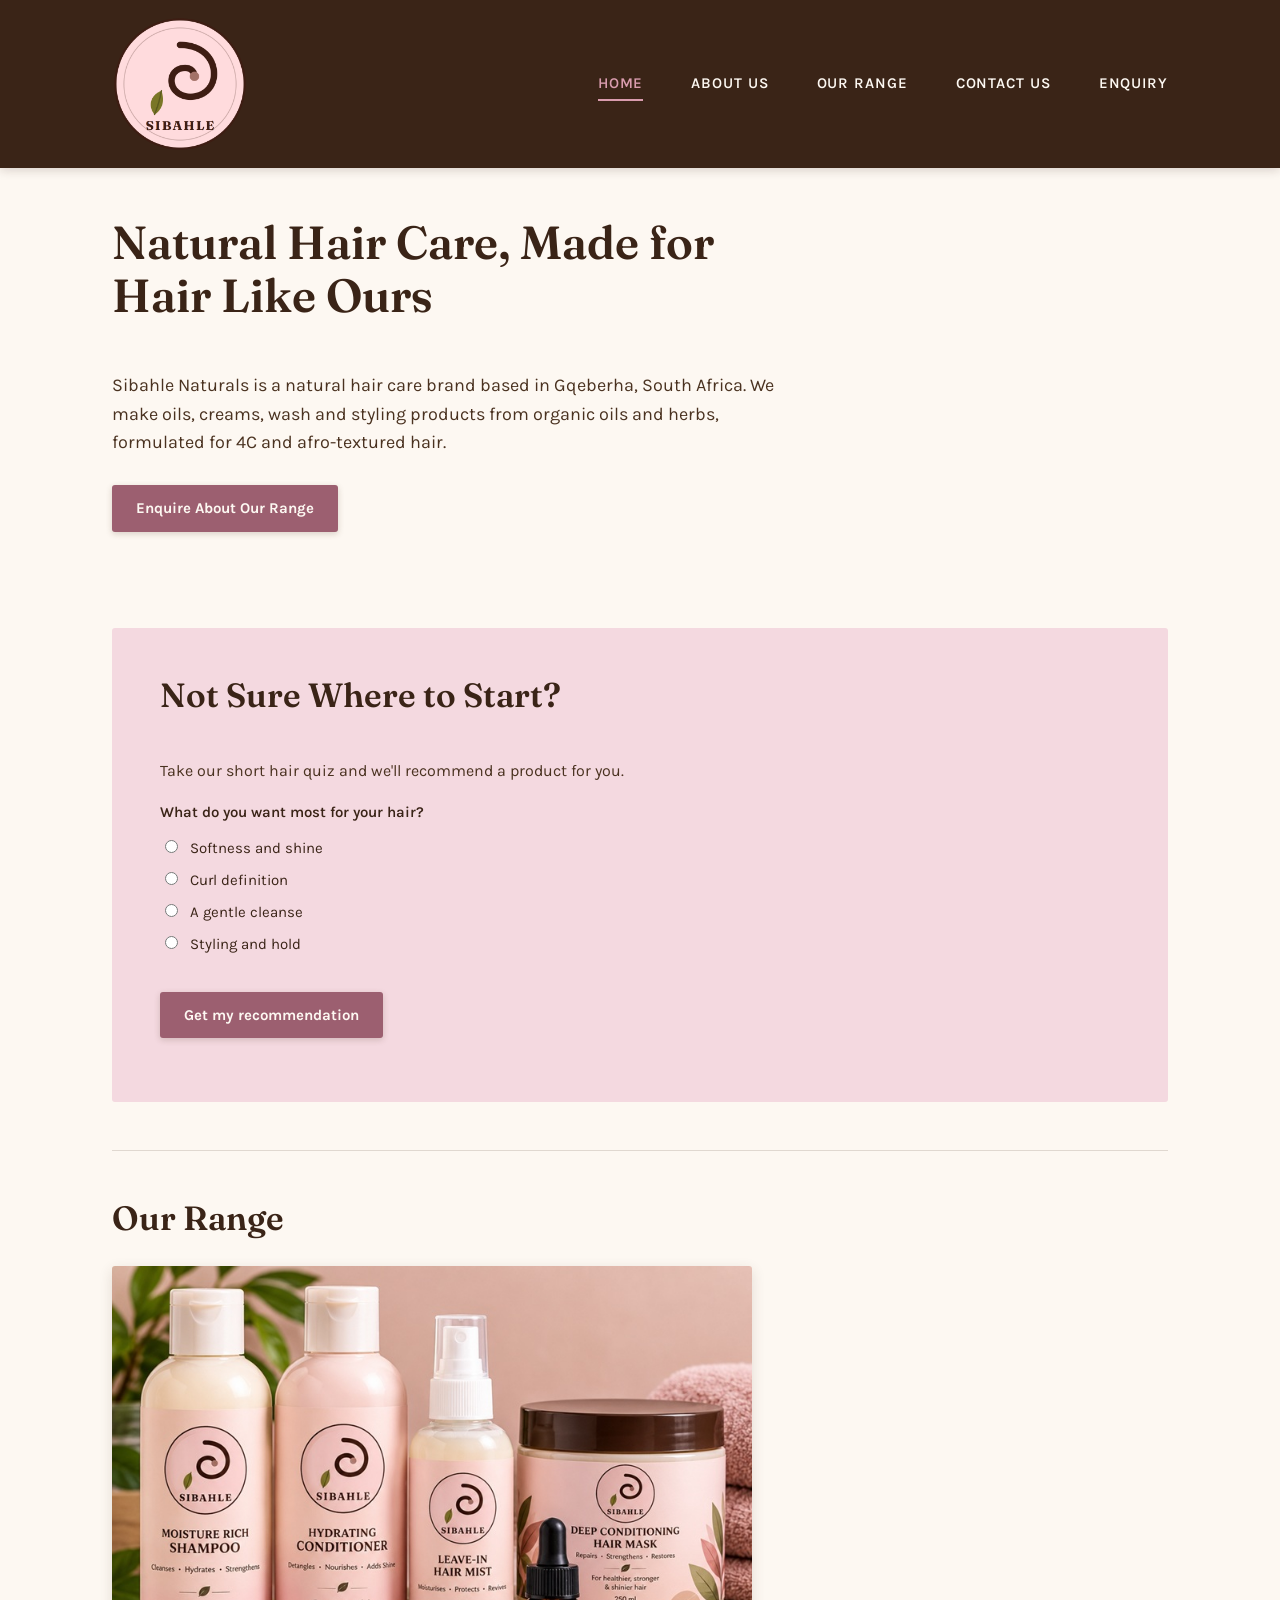
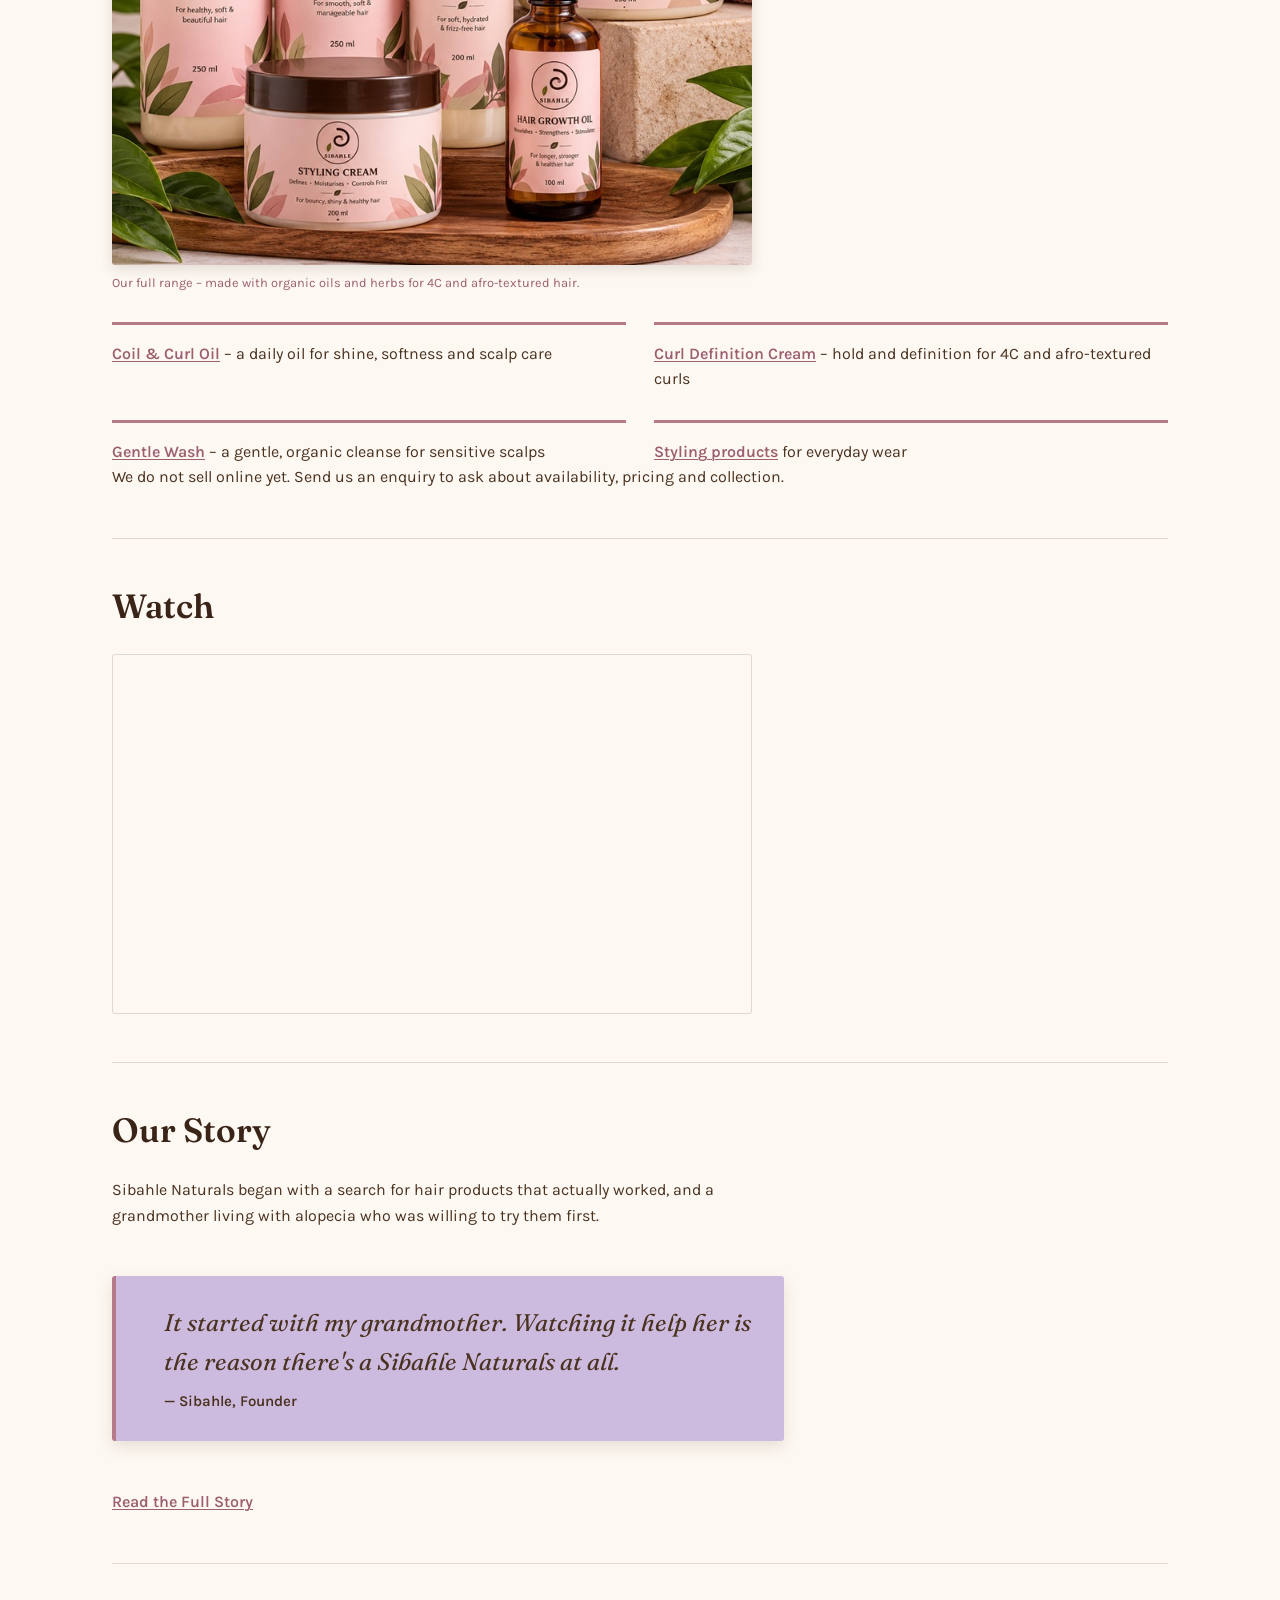
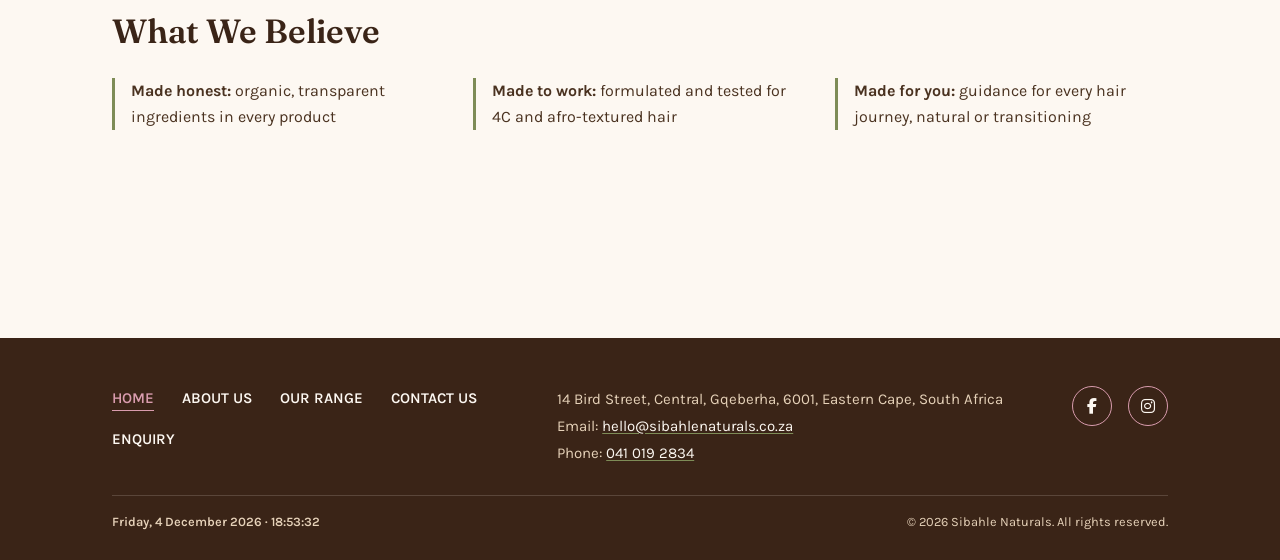
<file: index.html>
<!DOCTYPE html>
<html lang="en">
<head>
    <meta charset="UTF-8">
    <meta name="viewport" content="width=device-width, initial-scale=1.0">
    <title>Sibahle Naturals | Natural Hair Care for 4C &amp; Afro Hair in Gqeberha</title>
    <meta name="description" content="Organic oils, creams, wash and styling products made in Gqeberha for 4C and afro-textured hair. Take our hair quiz or send an enquiry.">
    <script>document.documentElement.classList.add('js');</script>
    <link rel="preconnect" href="https://fonts.googleapis.com">
    <link rel="preconnect" href="https://fonts.gstatic.com" crossorigin>
    <link rel="stylesheet" href="./css/style.css">
    <!-- Local SEO: structured data so search engines can show the shop's details -->
    <script type="application/ld+json">
    {
      "@context": "https://schema.org",
      "@type": "HealthAndBeautyBusiness",
      "name": "Sibahle Naturals",
      "description": "Natural hair care products for 4C and afro-textured hair, made in Gqeberha.",
      "telephone": "+27410192834",
      "email": "hello@sibahlenaturals.co.za",
      "sameAs": ["https://www.facebook.com/profile.php?id=61595754107961", "https://www.instagram.com/sibahlenaturals/"],
      "address": {
        "@type": "PostalAddress",
        "streetAddress": "14 Bird Street, Central",
        "addressLocality": "Gqeberha",
        "postalCode": "6001",
        "addressRegion": "Eastern Cape",
        "addressCountry": "ZA"
      },
      "openingHoursSpecification": [
        { "@type": "OpeningHoursSpecification", "dayOfWeek": ["Monday", "Tuesday", "Wednesday", "Thursday", "Friday"], "opens": "09:00", "closes": "17:00" },
        { "@type": "OpeningHoursSpecification", "dayOfWeek": "Saturday", "opens": "09:00", "closes": "13:00" }
      ]
    }
    </script>
    <!-- Font Awesome icons (cdnjs) - reference in Harvard list -->
    <link rel="stylesheet" href="https://cdnjs.cloudflare.com/ajax/libs/font-awesome/6.5.1/css/all.min.css" crossorigin="anonymous" referrerpolicy="no-referrer">
</head>
<body>
    <a class="skip-link" href="#main">Skip to main content</a>

    <!--Header Section-->
    <header>
        <!--Logo-->
        <div class="logo">
            <a href="./index.html">
                <img src="./Assets/sibahle-naturals-icon.png" alt="Sibahle Naturals" width="150">
            </a>
        </div>
        <!--Hamburger button (small screens)-->
        <button class="hamburger" type="button" aria-label="Toggle menu" aria-expanded="false" aria-controls="primary-nav">
            <span></span>
            <span></span>
            <span></span>
        </button>
        <!--Navigation Links-->
        <nav class="nav-links" id="primary-nav" aria-label="Main">
            <a href="./index.html" aria-current="page">HOME</a>
            <a href="./pages/about.html">ABOUT US</a>
            <a href="./pages/services.html">OUR RANGE</a>
            <a href="./pages/contact.html">CONTACT US</a>
            <a href="./pages/enquiry.html">ENQUIRY</a>
        </nav>
    </header>

    <!--Main Section-->
    <main id="main">
        <h1>Natural Hair Care, Made for Hair Like Ours</h1>

        <!--Introduction-->
        <section id="introduction">
            <p>
                Sibahle Naturals is a natural hair care brand based in Gqeberha,
                South Africa. We make oils, creams, wash and styling products from
                organic oils and herbs, formulated for 4C and afro-textured hair.
            </p>
            <p class="cta"><a href="./pages/enquiry.html" class="button">Enquire About Our Range</a></p>
        </section>

        <!--Hair Quiz (JavaScript: js/quiz.js)-->
        <section id="hair-quiz">
            <h2>Not Sure Where to Start?</h2>
            <p>Take our short hair quiz and we'll recommend a product for you.</p>
            <form id="quiz-form" novalidate>
                <fieldset>
                    <legend>What do you want most for your hair?</legend>
                    <label class="choice"><input type="radio" name="goal" value="moisture"> Softness and shine</label>
                    <label class="choice"><input type="radio" name="goal" value="definition"> Curl definition</label>
                    <label class="choice"><input type="radio" name="goal" value="cleanse"> A gentle cleanse</label>
                    <label class="choice"><input type="radio" name="goal" value="style"> Styling and hold</label>
                </fieldset>
                <button type="submit" class="button">Get my recommendation</button>
                <p id="quiz-result" class="form-status" role="status"></p>
            </form>
        </section>

        <!--Our Range-->
        <section id="our-range">
            <h2>Our Range</h2>
            <figure class="range-photo">
                <button type="button" class="lightbox-trigger">
                    <img
                        src="./Assets/sibahle-products.jpg"
                        alt="Sibahle Naturals shampoo, conditioner, leave-in hair mist, deep conditioning mask, styling cream and hair growth oil arranged on a wooden tray"
                        loading="lazy">
                    <span class="visually-hidden">Click to enlarge</span>
                </button>
                <figcaption>Our full range &ndash; made with organic oils and herbs for 4C and afro-textured hair.</figcaption>
            </figure>
            <ul class="grid-list grid-list--range">
                <li><a href="./pages/services.html?category=oils">Coil &amp; Curl Oil</a> &ndash; a daily oil for shine, softness and scalp care</li>
                <li><a href="./pages/services.html?category=creams">Curl Definition Cream</a> &ndash; hold and definition for 4C and afro-textured curls</li>
                <li><a href="./pages/services.html?category=wash">Gentle Wash</a> &ndash; a gentle, organic cleanse for sensitive scalps</li>
                <li><a href="./pages/services.html?category=styling">Styling products</a> for everyday wear</li>
            </ul>
            <p>
                We do not sell online yet. Send us an enquiry to ask about
                availability, pricing and collection.
            </p>
        </section>

        <!--Video (YouTube embed)-->
        <section id="video">
            <h2>Watch</h2>
            <!--Replace REPLACE_WITH_YOUTUBE_ID with the ID from your YouTube link
                (the part after v= or after youtu.be/)-->
            <div class="video-embed">
                <iframe
                    src="https://www.youtube-nocookie.com/embed/9PovE3ivSsc"
                    title="Sibahle Naturals video"
                    loading="lazy"
                    allow="accelerometer; encrypted-media; picture-in-picture"
                    referrerpolicy="strict-origin-when-cross-origin"
                    allowfullscreen></iframe>
            </div>
        </section>

        <!--Our Story Teaser-->
        <section id="our-story">
            <h2>Our Story</h2>
            <p>
                Sibahle Naturals began with a search for hair products that
                actually worked, and a grandmother living with alopecia who was
                willing to try them first.
            </p>
            <figure class="quote">
                <blockquote>
                    <p>It started with my grandmother. Watching it help her is the reason there's a Sibahle Naturals at all.</p>
                </blockquote>
                <figcaption>&mdash; Sibahle, Founder</figcaption>
            </figure>
            <p><a href="./pages/about.html">Read the Full Story</a></p>
        </section>

        <!--What We Believe-->
        <section id="values">
            <h2>What We Believe</h2>
            <ul class="grid-list grid-list--values">
                <li><strong>Made honest:</strong> organic, transparent ingredients in every product</li>
                <li><strong>Made to work:</strong> formulated and tested for 4C and afro-textured hair</li>
                <li><strong>Made for you:</strong> guidance for every hair journey, natural or transitioning</li>
            </ul>
        </section>
    </main>

    <!--Footer Section-->
    <footer>
        <div class="footer-top">
            <nav class="footer-nav" aria-label="Footer">
                <a href="./index.html" aria-current="page">HOME</a>
                <a href="./pages/about.html">ABOUT US</a>
                <a href="./pages/services.html">OUR RANGE</a>
                <a href="./pages/contact.html">CONTACT US</a>
                <a href="./pages/enquiry.html">ENQUIRY</a>
            </nav>
            <address>
                14 Bird Street, Central, Gqeberha, 6001, Eastern Cape, South Africa<br>
                Email: <a href="mailto:hello@sibahlenaturals.co.za">hello@sibahlenaturals.co.za</a><br>
                Phone: <a href="tel:+27410192834">041 019 2834</a>
            </address>
            <!--Social links: replace with the real profile URLs-->
            <div class="socials">
                <a href="https://www.facebook.com/profile.php?id=61595754107961" target="_blank" rel="noopener" aria-label="Sibahle Naturals on Facebook (opens in a new tab)"><i class="fab fa-facebook-f" aria-hidden="true"></i></a>
                <a href="https://www.instagram.com/sibahlenaturals/" target="_blank" rel="noopener" aria-label="Sibahle Naturals on Instagram (opens in a new tab)"><i class="fab fa-instagram" aria-hidden="true"></i></a>
            </div>
        </div>
        <div class="footer-bottom">
            <!--Date stamp and live clock (filled by js/main.js)-->
            <p class="timestamp"><span id="datestamp"></span> &middot; <span id="time"></span></p>
            <p>&copy; 2026 Sibahle Naturals. All rights reserved.</p>
        </div>
    </footer>

    <script src="./js/main.js" defer></script>
    <script src="./js/quiz.js" defer></script>
</body>
</html>
</file>
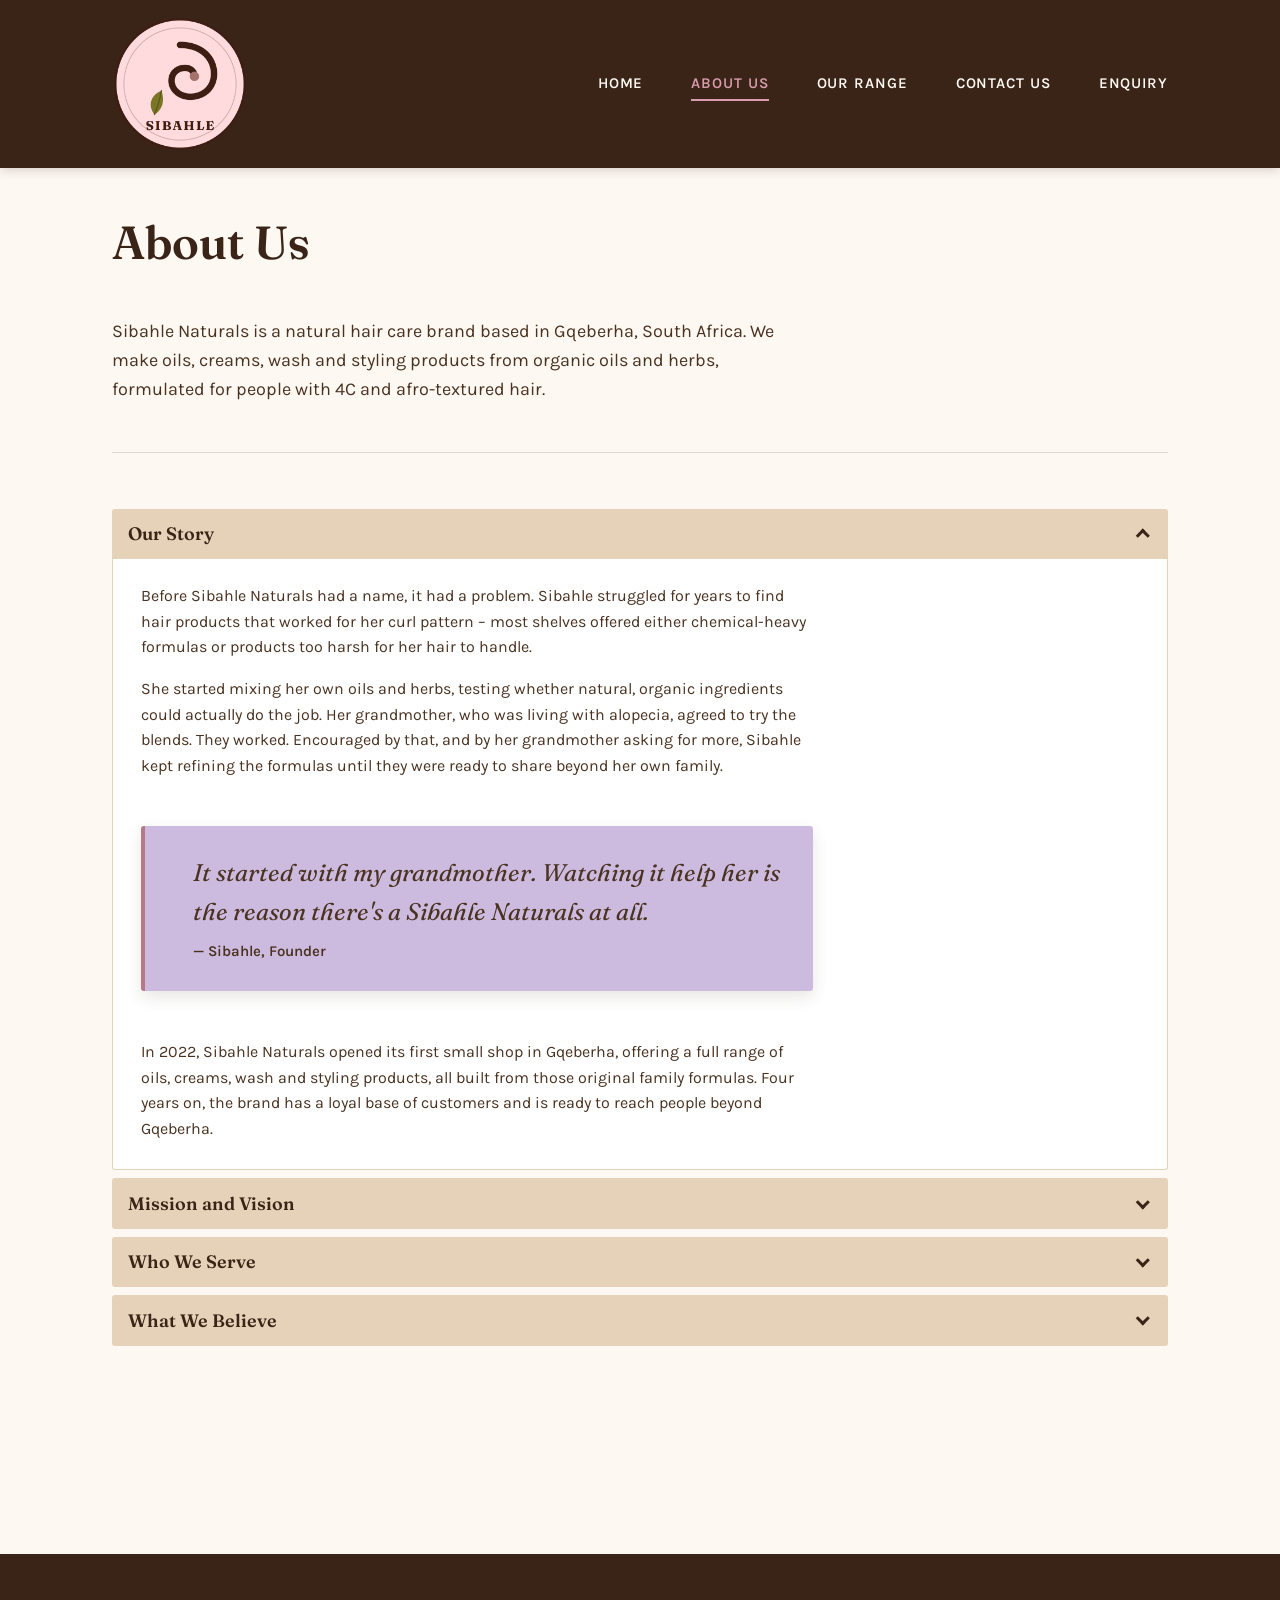
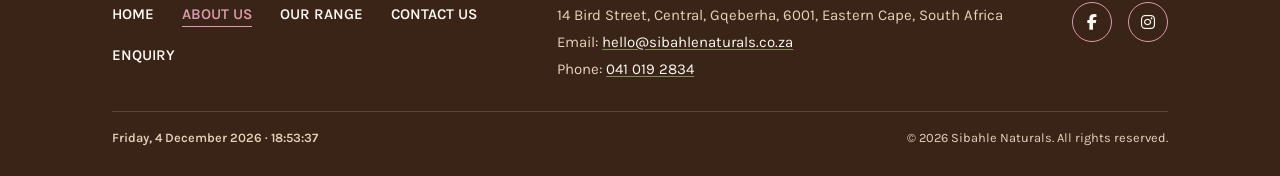
<file: pages/about.html>
<!DOCTYPE html>
<html lang="en">
<head>
    <meta charset="UTF-8">
    <meta name="viewport" content="width=device-width, initial-scale=1.0">
    <title>About Us | Sibahle Naturals &ndash; Natural 4C Hair Care in Gqeberha</title>
    <meta name="description" content="Learn how Sibahle Naturals grew from a family hair-care experiment into a Gqeberha brand making organic oils, creams and washes for 4C and afro-textured hair.">
    <script>document.documentElement.classList.add('js');</script>
    <link rel="preconnect" href="https://fonts.googleapis.com">
    <link rel="preconnect" href="https://fonts.gstatic.com" crossorigin>
    <link rel="stylesheet" href="../css/style.css">
    <!-- Font Awesome icons (cdnjs) - reference in Harvard list -->
    <link rel="stylesheet" href="https://cdnjs.cloudflare.com/ajax/libs/font-awesome/6.5.1/css/all.min.css" crossorigin="anonymous" referrerpolicy="no-referrer">
</head>
<body>
    <a class="skip-link" href="#main">Skip to main content</a>

    <!--Header Section-->
    <header>
        <!--Logo-->
        <div class="logo">
            <a href="../index.html">
                <img src="../Assets/sibahle-naturals-icon.png" alt="Sibahle Naturals" width="150">
            </a>
        </div>
        <!--Hamburger button (small screens)-->
        <button class="hamburger" type="button" aria-label="Toggle menu" aria-expanded="false" aria-controls="primary-nav">
            <span></span>
            <span></span>
            <span></span>
        </button>
        <!--Navigation Links-->
        <nav class="nav-links" id="primary-nav" aria-label="Main">
            <a href="../index.html">HOME</a>
            <a href="./about.html" aria-current="page">ABOUT US</a>
            <a href="./services.html">OUR RANGE</a>
            <a href="./contact.html">CONTACT US</a>
            <a href="./enquiry.html">ENQUIRY</a>
        </nav>
    </header>

    <!--Main Section-->
    <main id="main">
        <h1>About Us</h1>

        <!--Introduction-->
        <section id="introduction">
            <p>
                Sibahle Naturals is a natural hair care brand based in Gqeberha,
                South Africa. We make oils, creams, wash and styling products from
                organic oils and herbs, formulated for people with 4C and
                afro-textured hair.
            </p>
        </section>

        <!--Accordions (JavaScript: js/main.js)-->
        <section id="about-details">
            <h2 class="accordion-heading"><button type="button" class="accordion" id="story-btn" aria-expanded="true" aria-controls="story-panel" data-open>Our Story</button></h2>
            <div class="panel" id="story-panel" role="region" aria-labelledby="story-btn">
                <p>
                    Before Sibahle Naturals had a name, it had a problem. Sibahle
                    struggled for years to find hair products that worked for her
                    curl pattern &ndash; most shelves offered either chemical-heavy
                    formulas or products too harsh for her hair to handle.
                </p>
                <p>
                    She started mixing her own oils and herbs, testing whether
                    natural, organic ingredients could actually do the job. Her
                    grandmother, who was living with alopecia, agreed to try the
                    blends. They worked. Encouraged by that, and by her grandmother
                    asking for more, Sibahle kept refining the formulas until they
                    were ready to share beyond her own family.
                </p>
                <figure class="quote">
                    <blockquote>
                        <p>It started with my grandmother. Watching it help her is the reason there's a Sibahle Naturals at all.</p>
                    </blockquote>
                    <figcaption>&mdash; Sibahle, Founder</figcaption>
                </figure>
                <p>
                    In 2022, Sibahle Naturals opened its first small shop in
                    Gqeberha, offering a full range of oils, creams, wash and
                    styling products, all built from those original family
                    formulas. Four years on, the brand has a loyal base of
                    customers and is ready to reach people beyond Gqeberha.
                </p>
            </div>

            <h2 class="accordion-heading"><button type="button" class="accordion" id="mission-btn" aria-expanded="true" aria-controls="mission-panel">Mission and Vision</button></h2>
            <div class="panel" id="mission-panel" role="region" aria-labelledby="mission-btn">
                <p>
                    <strong>Mission:</strong> To create natural hair products that
                    really work for 4C or any afro-textured hair, made with organic
                    oils and herbals that help people maintain their hair easily and
                    love their crown.
                </p>
                <p>
                    <strong>Vision:</strong> To be one of South Africa's trusted
                    natural hair care ranges, known for producing quality results.
                </p>
            </div>

            <h2 class="accordion-heading"><button type="button" class="accordion" id="serve-btn" aria-expanded="true" aria-controls="serve-panel">Who We Serve</button></h2>
            <div class="panel" id="serve-panel" role="region" aria-labelledby="serve-btn">
                <ul>
                    <li>People already natural, looking for products that genuinely work on their curl pattern</li>
                    <li>People with natural hair looking for non-harsh, organic products that moisturise and support their curl pattern</li>
                    <li>People with relaxed hair who want to transition to afro hair</li>
                    <li>Parents buying for their kids' natural hair, looking for products that are gentle on the scalp</li>
                    <li>Anyone with afro-textured or curly hair in and around Gqeberha</li>
                </ul>
            </div>

            <h2 class="accordion-heading"><button type="button" class="accordion" id="believe-btn" aria-expanded="true" aria-controls="believe-panel">What We Believe</button></h2>
            <div class="panel" id="believe-panel" role="region" aria-labelledby="believe-btn">
                <ul>
                    <li><strong>Made honest:</strong> organic, transparent ingredients, with no vague "natural blend" hiding behind the label</li>
                    <li><strong>Made to work:</strong> formulated and tested for 4C and afro-textured hair, including hair recovering from conditions like alopecia</li>
                    <li><strong>Made for you:</strong> guidance for every hair journey, whether you're natural, transitioning, or shopping for your kids</li>
                </ul>
            </div>
        </section>
    </main>

    <!--Footer Section-->
    <footer>
        <div class="footer-top">
            <nav class="footer-nav" aria-label="Footer">
                <a href="../index.html">HOME</a>
                <a href="./about.html" aria-current="page">ABOUT US</a>
                <a href="./services.html">OUR RANGE</a>
                <a href="./contact.html">CONTACT US</a>
                <a href="./enquiry.html">ENQUIRY</a>
            </nav>
            <address>
                14 Bird Street, Central, Gqeberha, 6001, Eastern Cape, South Africa<br>
                Email: <a href="mailto:hello@sibahlenaturals.co.za">hello@sibahlenaturals.co.za</a><br>
                Phone: <a href="tel:+27410192834">041 019 2834</a>
            </address>
            <!--Social links: replace with the real profile URLs-->
            <div class="socials">
                <a href="https://www.facebook.com/profile.php?id=61595754107961" target="_blank" rel="noopener" aria-label="Sibahle Naturals on Facebook (opens in a new tab)"><i class="fab fa-facebook-f" aria-hidden="true"></i></a>
                <a href="https://www.instagram.com/sibahlenaturals/" target="_blank" rel="noopener" aria-label="Sibahle Naturals on Instagram (opens in a new tab)"><i class="fab fa-instagram" aria-hidden="true"></i></a>
            </div>
        </div>
        <div class="footer-bottom">
            <!--Date stamp and live clock (filled by js/main.js)-->
            <p class="timestamp"><span id="datestamp"></span> &middot; <span id="time"></span></p>
            <p>&copy; 2026 Sibahle Naturals. All rights reserved.</p>
        </div>
    </footer>

    <script src="../js/main.js" defer></script>
</body>
</html>
</file>
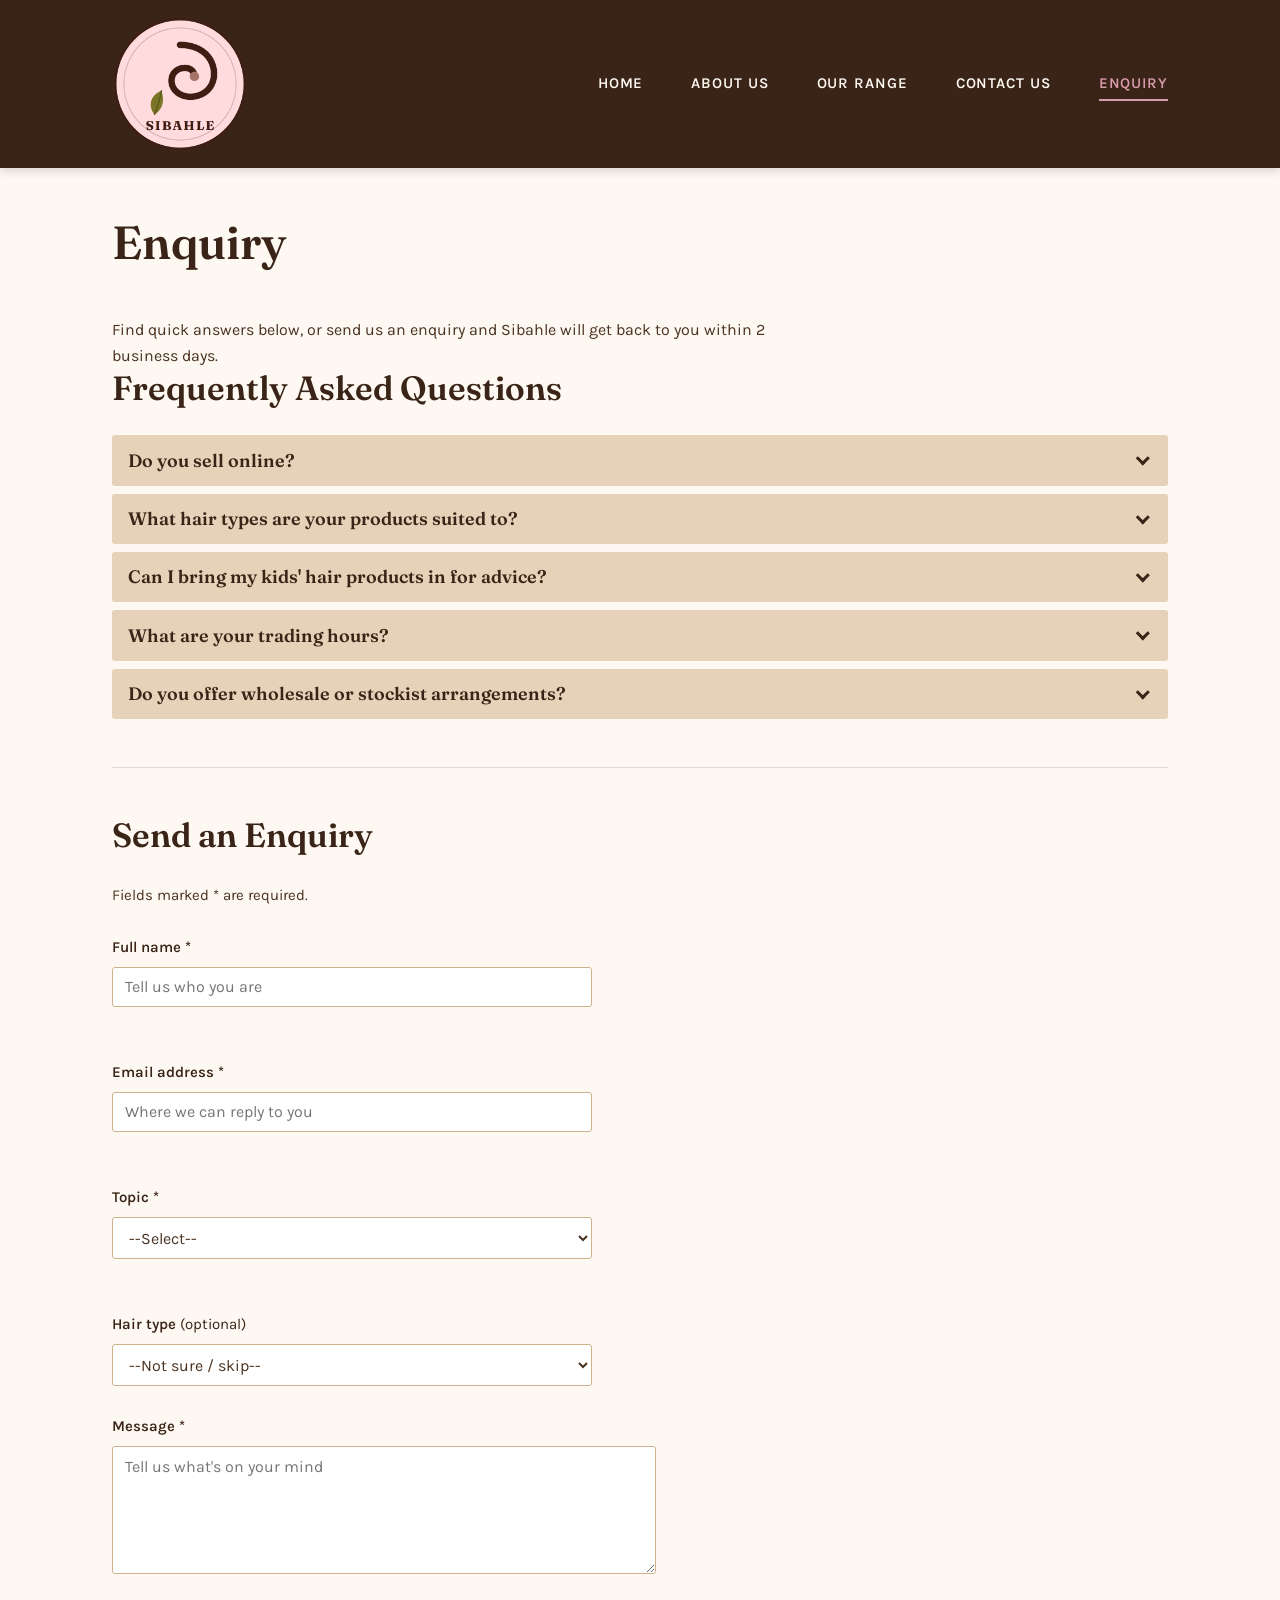
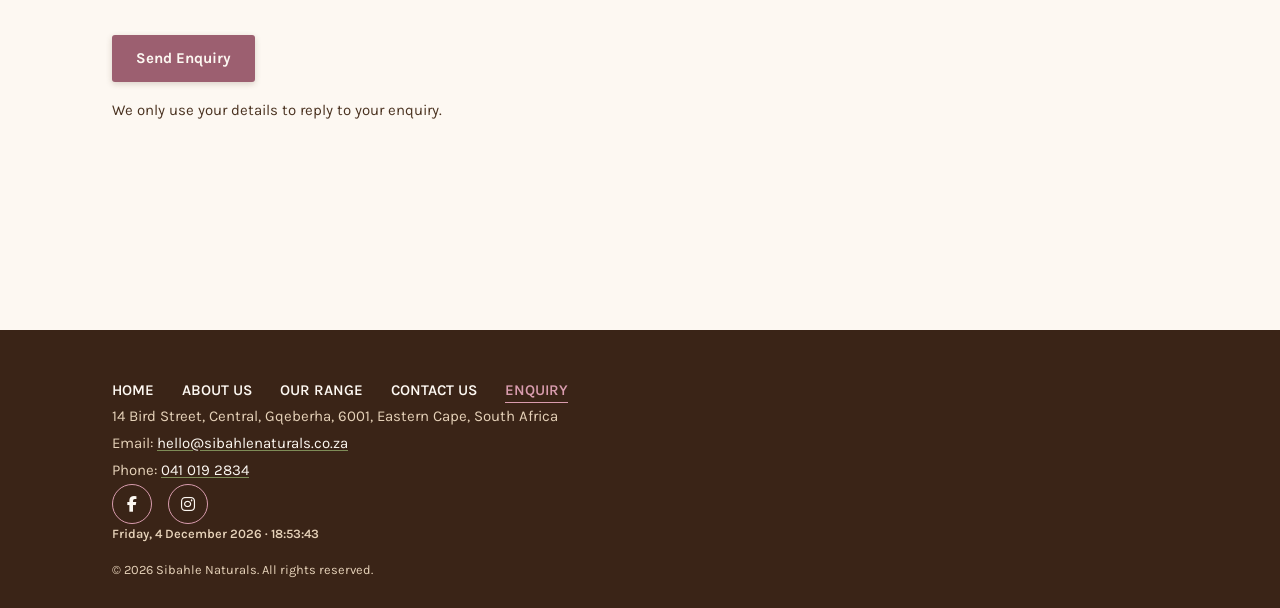
<file: pages/enquiry.html>
<!DOCTYPE html>
<html lang="en">
<head>
    <meta charset="UTF-8">
    <meta name="viewport" content="width=device-width, initial-scale=1.0">
    <title>Enquiry &amp; FAQ | Sibahle Naturals &ndash; Natural Hair Care in Gqeberha</title>
    <meta name="description" content="Ask Sibahle Naturals about our organic hair products for 4C and afro-textured hair, check trading hours, or send a wholesale enquiry.">
    <script>document.documentElement.classList.add('js');</script>
    <link rel="stylesheet" href="../css/style.css">
    <!-- Font Awesome icons (cdnjs) - reference in Harvard list -->
    <link rel="stylesheet" href="https://cdnjs.cloudflare.com/ajax/libs/font-awesome/6.5.1/css/all.min.css" crossorigin="anonymous" referrerpolicy="no-referrer">
</head>
<body>
    <a class="skip-link" href="#main">Skip to main content</a>

    <!--Header Section-->
    <header>
        <!--Logo-->
        <div class="logo">
            <a href="../index.html">
                <img src="../Assets/sibahle-naturals-icon.png" alt="Sibahle Naturals" width="150">
            </a>
        </div>
        <!--Hamburger button (small screens)-->
        <button class="hamburger" type="button" aria-label="Toggle menu" aria-expanded="false" aria-controls="primary-nav">
            <span></span>
            <span></span>
            <span></span>
        </button>
        <!--Navigation Links-->
        <nav class="nav-links" id="primary-nav" aria-label="Main">
            <a href="../index.html">HOME</a>
            <a href="./about.html">ABOUT US</a>
            <a href="./services.html">OUR RANGE</a>
            <a href="./contact.html">CONTACT US</a>
            <a href="./enquiry.html" aria-current="page">ENQUIRY</a>
        </nav>
    </header>

    <!--Main Section-->
    <main id="main">
        <h1>Enquiry</h1>
        <p>
            Find quick answers below, or send us an enquiry and Sibahle will
            get back to you within 2 business days.
        </p>

        <!--FAQ Section (accordions)-->
        <section id="faq">
            <h2>Frequently Asked Questions</h2>
            <h3 class="accordion-heading"><button type="button" class="accordion" id="faq1-btn" aria-expanded="true" aria-controls="faq1-panel">Do you sell online?</button></h3>
            <div class="panel" id="faq1-panel" role="region" aria-labelledby="faq1-btn">
                <p>Not yet. Send an enquiry with the products you're interested in, and we'll reply with availability, pricing and how to collect or arrange delivery.</p>
            </div>

            <h3 class="accordion-heading"><button type="button" class="accordion" id="faq2-btn" aria-expanded="true" aria-controls="faq2-panel">What hair types are your products suited to?</button></h3>
            <div class="panel" id="faq2-panel" role="region" aria-labelledby="faq2-btn">
                <p>Our range is formulated for 4C and afro-textured hair, and also works well for people transitioning from relaxed hair.</p>
            </div>

            <h3 class="accordion-heading"><button type="button" class="accordion" id="faq3-btn" aria-expanded="true" aria-controls="faq3-panel">Can I bring my kids' hair products in for advice?</button></h3>
            <div class="panel" id="faq3-panel" role="region" aria-labelledby="faq3-btn">
                <p>Yes, several of our products are gentle enough for kids' hair. Tell us your child's hair type in the enquiry form and we'll advise you.</p>
            </div>

            <h3 class="accordion-heading"><button type="button" class="accordion" id="faq4-btn" aria-expanded="true" aria-controls="faq4-panel">What are your trading hours?</button></h3>
            <div class="panel" id="faq4-panel" role="region" aria-labelledby="faq4-btn">
                <p>Monday to Friday, 9:00 AM&ndash;5:00 PM, and Saturday, 9:00 AM&ndash;1:00 PM.</p>
            </div>

            <h3 class="accordion-heading"><button type="button" class="accordion" id="faq5-btn" aria-expanded="true" aria-controls="faq5-panel">Do you offer wholesale or stockist arrangements?</button></h3>
            <div class="panel" id="faq5-panel" role="region" aria-labelledby="faq5-btn">
                <p>Yes, select "Wholesale / stockist enquiry" as the topic in the form below and our team will follow up.</p>
            </div>
        </section>

        <!--General Enquiry Form Section (JavaScript validation: js/forms.js)-->
        <section id="general-enquiry-form">
            <h2>Send an Enquiry</h2>
            <form class="form-card" id="enquiry-form" action="#" method="post" novalidate data-validate data-success="Thank you! Your enquiry has been received. We will reply within 2 business days.">
                <p class="form-note">Fields marked <span aria-hidden="true">*</span><span class="visually-hidden">with an asterisk</span> are required.</p>
                <div class="form-group">
                    <label for="enq_name">Full name <span aria-hidden="true">*</span></label>
                    <input type="text" id="enq_name" name="enq_name" data-label="Full name" required minlength="2" autocomplete="name" placeholder="Tell us who you are" aria-describedby="enq_name-error">
                    <span class="error" id="enq_name-error"></span>
                </div>
                <div class="form-group">
                    <label for="enq_email">Email address <span aria-hidden="true">*</span></label>
                    <input type="email" id="enq_email" name="enq_email" data-label="Email address" required autocomplete="email" placeholder="Where we can reply to you" aria-describedby="enq_email-error">
                    <span class="error" id="enq_email-error"></span>
                </div>
                <div class="form-group">
                    <label for="enq_topic">Topic <span aria-hidden="true">*</span></label>
                    <select id="enq_topic" name="enq_topic" data-label="Topic" required aria-describedby="enq_topic-error">
                        <option value="">--Select--</option>
                        <option value="products">Product availability &amp; pricing</option>
                        <option value="advice">Hair type advice</option>
                        <option value="order">Existing order / collection</option>
                        <option value="wholesale">Wholesale / stockist enquiry</option>
                        <option value="other">Other</option>
                    </select>
                    <span class="error" id="enq_topic-error"></span>
                </div>
                <div class="form-group">
                    <label for="enq_hair_type">Hair type <span class="form-note">(optional)</span></label>
                    <select id="enq_hair_type" name="enq_hair_type">
                        <option value="">--Not sure / skip--</option>
                        <option value="wavy">Wavy</option>
                        <option value="curly">Curly</option>
                        <option value="coily">Coily / 4C</option>
                        <option value="kids">Kids' hair</option>
                    </select>
                </div>
                <div class="form-group">
                    <label for="enq_message">Message <span aria-hidden="true">*</span></label>
                    <textarea id="enq_message" name="enq_message" data-label="Message" required minlength="10" placeholder="Tell us what's on your mind" aria-describedby="enq_message-error"></textarea>
                    <span class="error" id="enq_message-error"></span>
                </div>
                <button type="submit">Send Enquiry</button>
                <p class="form-status" role="status"></p>
                <p class="form-note">We only use your details to reply to your enquiry.</p>
            </form>
        </section>
    </main>

    <!--Footer Section-->
    <footer>
        <nav class="footer-nav" aria-label="Footer">
            <a href="../index.html">HOME</a>
            <a href="./about.html">ABOUT US</a>
            <a href="./services.html">OUR RANGE</a>
            <a href="./contact.html">CONTACT US</a>
            <a href="./enquiry.html" aria-current="page">ENQUIRY</a>
        </nav>
        <address>
            14 Bird Street, Central, Gqeberha, 6001, Eastern Cape, South Africa<br>
            Email: <a href="mailto:hello@sibahlenaturals.co.za">hello@sibahlenaturals.co.za</a><br>
            Phone: <a href="tel:+27410192834">041 019 2834</a>
        </address>
        <!--Social links: replace with the real profile URLs-->
        <div class="socials">
            <a href="https://www.facebook.com/profile.php?id=61595754107961" target="_blank" rel="noopener" aria-label="Sibahle Naturals on Facebook (opens in a new tab)"><i class="fab fa-facebook-f" aria-hidden="true"></i></a>
            <a href="https://www.instagram.com/sibahlenaturals/" target="_blank" rel="noopener" aria-label="Sibahle Naturals on Instagram (opens in a new tab)"><i class="fab fa-instagram" aria-hidden="true"></i></a>
        </div>
        <!--Date stamp and live clock (filled by js/main.js)-->
        <p class="timestamp"><span id="datestamp"></span> &middot; <span id="time"></span></p>
        <p>&copy; 2026 Sibahle Naturals. All rights reserved.</p>
    </footer>

    <script src="../js/main.js" defer></script>
    <script src="../js/forms.js" defer></script>
</body>
</html>
</file>
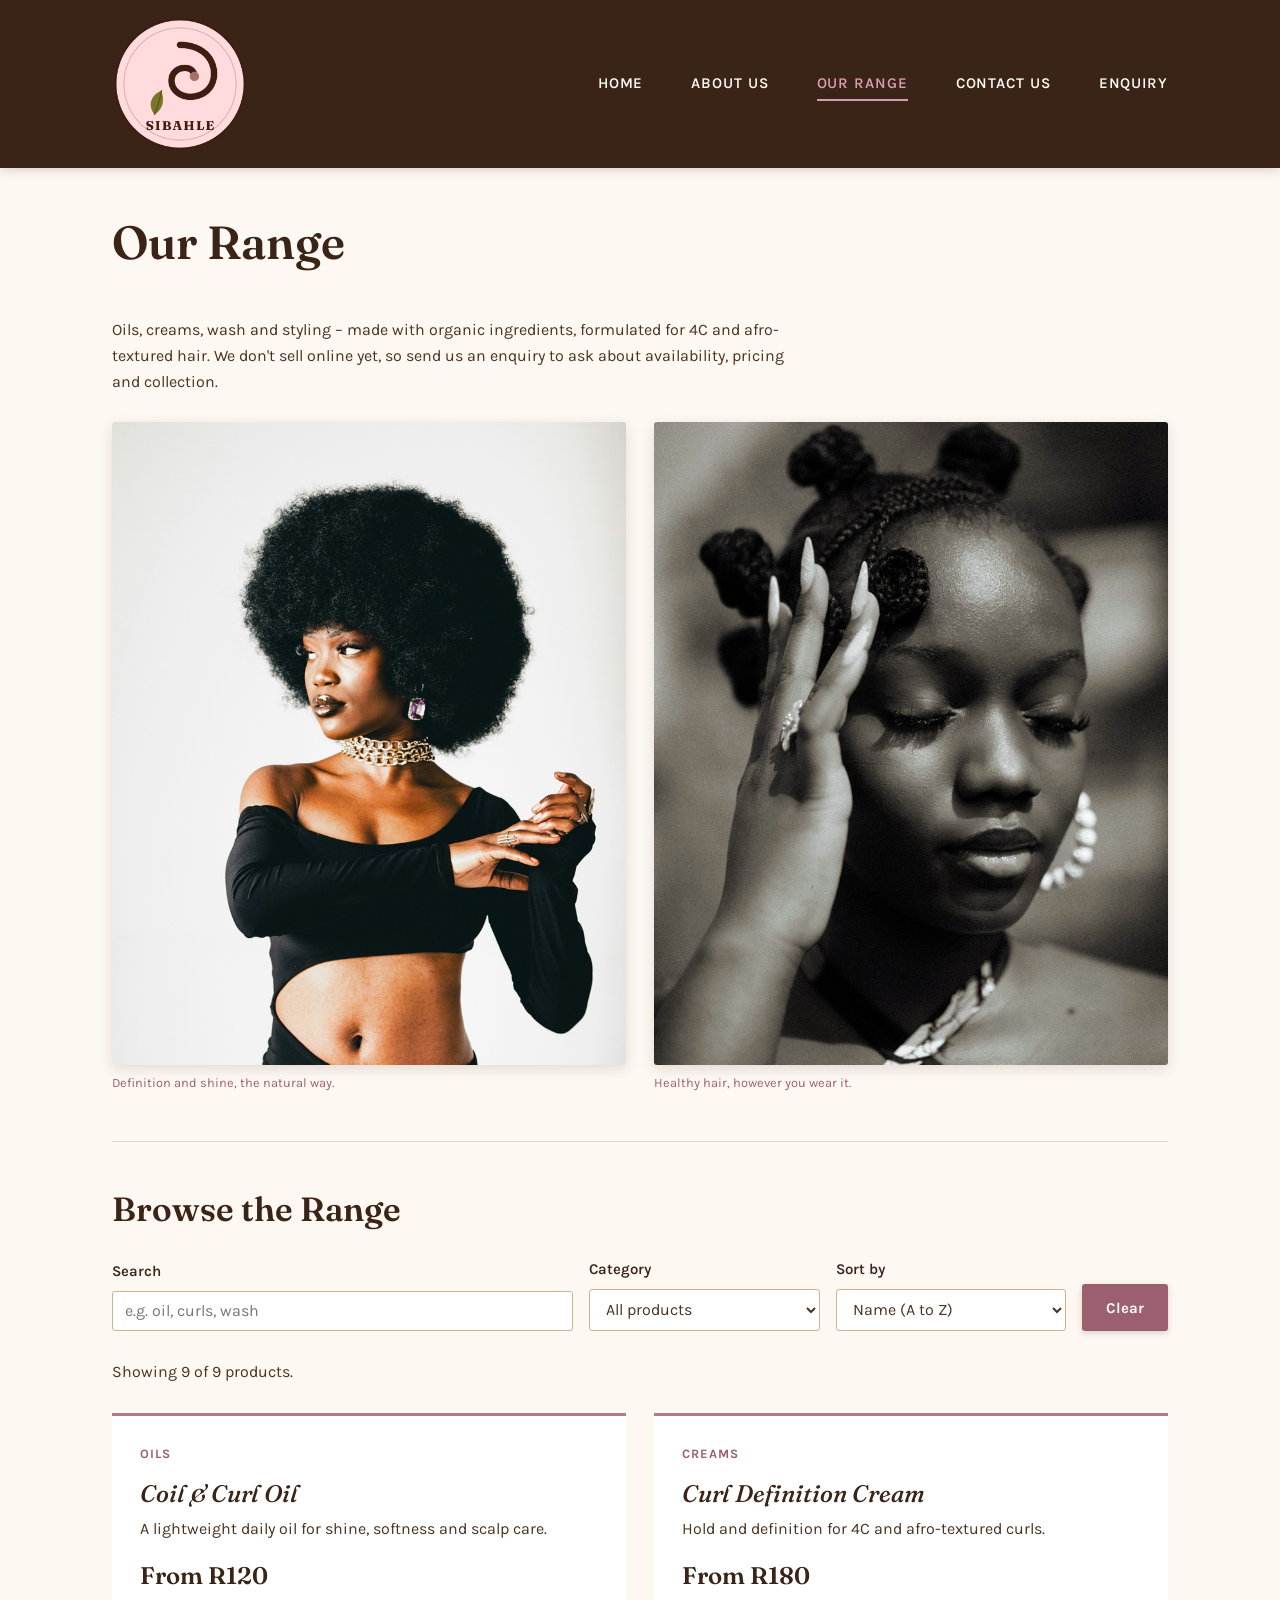
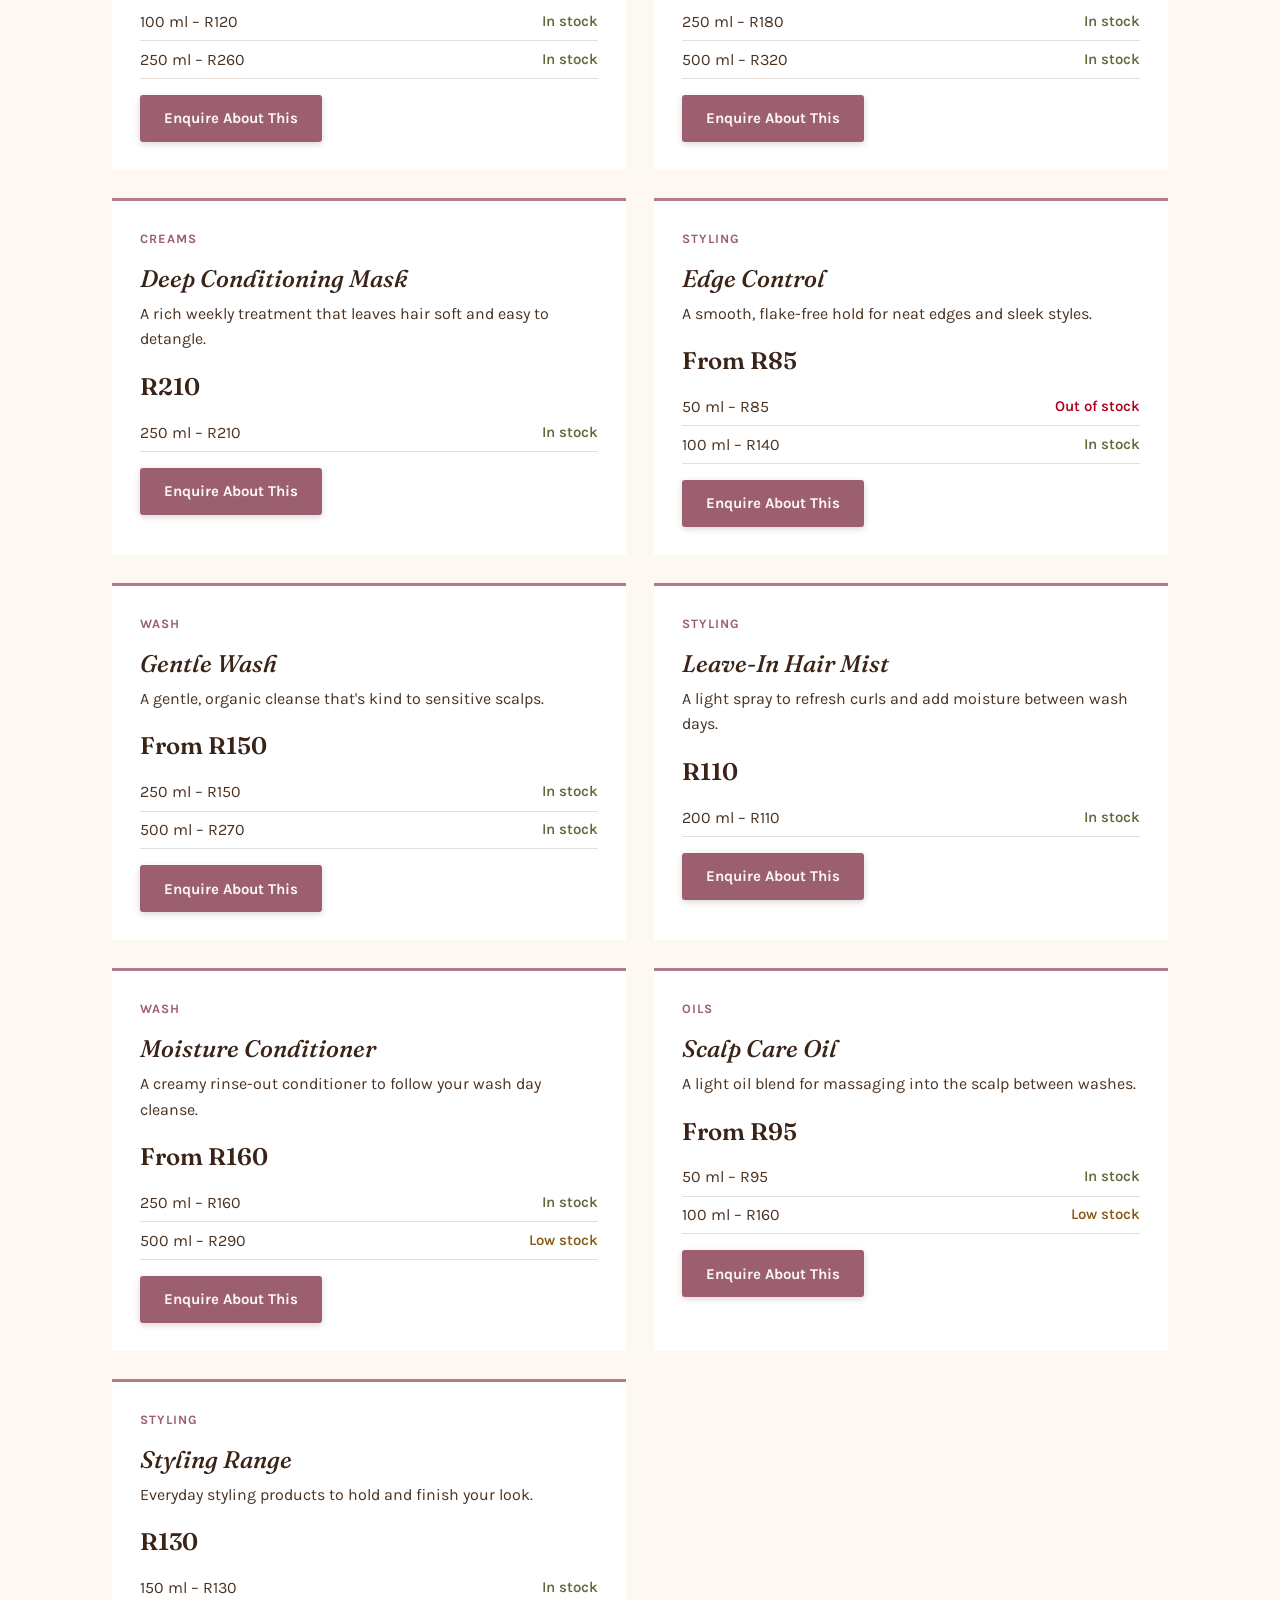
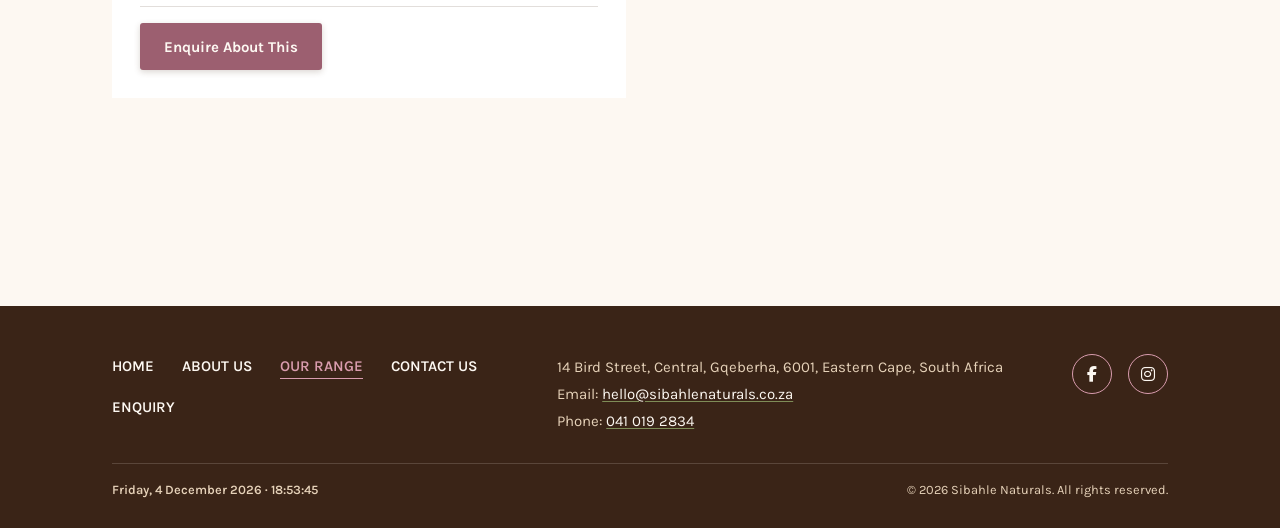
<file: pages/services.html>
<!DOCTYPE html>
<html lang="en">
<head>
    <meta charset="UTF-8">
    <meta name="viewport" content="width=device-width, initial-scale=1.0">
    <title>Our Range | Natural Oils, Creams &amp; Wash for 4C Hair &ndash; Sibahle Naturals</title>
    <meta name="description" content="Explore Sibahle Naturals' range of organic oils, curl creams, gentle wash and styling products for 4C and afro-textured hair, made in Gqeberha.">
    <script>document.documentElement.classList.add('js');</script>
    <link rel="preconnect" href="https://fonts.googleapis.com">
    <link rel="preconnect" href="https://fonts.gstatic.com" crossorigin>
    <link rel="stylesheet" href="../css/style.css">
    <!-- Font Awesome icons (cdnjs) - reference in Harvard list -->
    <link rel="stylesheet" href="https://cdnjs.cloudflare.com/ajax/libs/font-awesome/6.5.1/css/all.min.css" crossorigin="anonymous" referrerpolicy="no-referrer">
</head>
<body>
    <a class="skip-link" href="#main">Skip to main content</a>

    <!--Header Section-->
    <header>
        <!--Logo-->
        <div class="logo">
            <a href="../index.html">
                <img src="../Assets/sibahle-naturals-icon.png" alt="Sibahle Naturals" width="150">
            </a>
        </div>
        <!--Hamburger button (small screens)-->
        <button class="hamburger" type="button" aria-label="Toggle menu" aria-expanded="false" aria-controls="primary-nav">
            <span></span>
            <span></span>
            <span></span>
        </button>
        <!--Navigation Links-->
        <nav class="nav-links" id="primary-nav" aria-label="Main">
            <a href="../index.html">HOME</a>
            <a href="./about.html">ABOUT US</a>
            <a href="./services.html" aria-current="page">OUR RANGE</a>
            <a href="./contact.html">CONTACT US</a>
            <a href="./enquiry.html">ENQUIRY</a>
        </nav>
    </header>

    <!--Main Section-->
    <main id="main">
        <h1>Our Range</h1>
        <p>
            Oils, creams, wash and styling &ndash; made with organic
            ingredients, formulated for 4C and afro-textured hair. We don't
            sell online yet, so send us an enquiry to ask about availability,
            pricing and collection.
        </p>

        <!--Gallery (click a photo to enlarge)-->
        <section id="range-gallery" class="photo-grid" aria-label="Photo gallery">
            <figure>
                <button type="button" class="lightbox-trigger">
                    <img
                        src="../Assets/sibahle-naturals-afro.jpg"
                        alt="Woman with a natural 4C afro, styled with definition and shine"
                        loading="lazy">
                    <span class="visually-hidden">Click to enlarge</span>
                </button>
                <figcaption>Definition and shine, the natural way.</figcaption>
            </figure>
            <figure>
                <button type="button" class="lightbox-trigger">
                    <img
                        src="../Assets/bantu-knots.jpg"
                        alt="Close-up of a woman with braided bantu-knot style hair, eyes closed"
                        loading="lazy">
                    <span class="visually-hidden">Click to enlarge</span>
                </button>
                <figcaption>Healthy hair, however you wear it.</figcaption>
            </figure>
        </section>

        <!--Dynamic product list with search, filter and sort (js/products.js + js/range.js)-->
        <section id="products">
            <h2>Browse the Range</h2>
            <form class="range-controls" role="search" aria-label="Search and filter products" onsubmit="return false">
                <div>
                    <label for="product-search">Search</label>
                    <input type="search" id="product-search" placeholder="e.g. oil, curls, wash" autocomplete="off">
                </div>
                <div>
                    <label for="product-category">Category</label>
                    <select id="product-category">
                        <option value="all">All products</option>
                        <option value="oils">Oils</option>
                        <option value="creams">Creams</option>
                        <option value="wash">Wash</option>
                        <option value="styling">Styling</option>
                    </select>
                </div>
                <div>
                    <label for="product-sort">Sort by</label>
                    <select id="product-sort">
                        <option value="name-asc">Name (A to Z)</option>
                        <option value="price-asc">Price (low to high)</option>
                        <option value="price-desc">Price (high to low)</option>
                    </select>
                </div>
                <button type="button" id="product-reset" class="button">Clear</button>
            </form>
            <p id="results-count" role="status"></p>
            <div id="product-list" class="product-grid"></div>
            <noscript><p>Please turn on JavaScript to browse our range, or <a href="./enquiry.html">send us an enquiry</a>.</p></noscript>
        </section>
    </main>

    <!--Footer Section-->
    <footer>
        <div class="footer-top">
            <nav class="footer-nav" aria-label="Footer">
                <a href="../index.html">HOME</a>
                <a href="./about.html">ABOUT US</a>
                <a href="./services.html" aria-current="page">OUR RANGE</a>
                <a href="./contact.html">CONTACT US</a>
                <a href="./enquiry.html">ENQUIRY</a>
            </nav>
            <address>
                14 Bird Street, Central, Gqeberha, 6001, Eastern Cape, South Africa<br>
                Email: <a href="mailto:hello@sibahlenaturals.co.za">hello@sibahlenaturals.co.za</a><br>
                Phone: <a href="tel:+27410192834">041 019 2834</a>
            </address>
            <!--Social links: replace with the real profile URLs-->
            <div class="socials">
                <a href="https://www.facebook.com/profile.php?id=61595754107961" target="_blank" rel="noopener" aria-label="Sibahle Naturals on Facebook (opens in a new tab)"><i class="fab fa-facebook-f" aria-hidden="true"></i></a>
                <a href="https://www.instagram.com/sibahlenaturals/" target="_blank" rel="noopener" aria-label="Sibahle Naturals on Instagram (opens in a new tab)"><i class="fab fa-instagram" aria-hidden="true"></i></a>
            </div>
        </div>
        <div class="footer-bottom">
            <!--Date stamp and live clock (filled by js/main.js)-->
            <p class="timestamp"><span id="datestamp"></span> &middot; <span id="time"></span></p>
            <p>&copy; 2026 Sibahle Naturals. All rights reserved.</p>
        </div>
    </footer>

    <script src="../js/main.js" defer></script>
    <script src="../js/products.js" defer></script>
    <script src="../js/range.js" defer></script>
</body>
</html>
</file>
<file: css/style.css>
/* ==========================================================================
   Sibahle Naturals — Stylesheet
   WEDE5020 POE Part 3: Enhancing Functionality and SEO
   (Part 2 styling, refactored: duplicated code removed, footer rebuilt)

   Contents:
     1. Font import
     2. Custom properties (design tokens)
     3. Reset
     4. Base / typography
     5. Layout helpers
     6. Header & navigation (incl. hamburger menu)
     7. Footer
     8. Buttons & form controls
     9. Components: quote, lists, cards, accordion, lightbox, form feedback
    10. Page-specific: home, our range, contact
    11. Responsive images & embeds (map, video)
    12. Media queries (tablet / desktop)
    13. Accessibility & motion
   ========================================================================== */

@import url("https://fonts.googleapis.com/css2?family=Fraunces:ital,opsz,wght@0,9..144,400;0,9..144,500;0,9..144,600;1,9..144,500&family=Karla:wght@400;500;600;700&display=swap");

:root {
  --espresso: #4a3220;
  --espresso-dark: #3a2417;
  --espresso-darker: #2a1810;
  --mauve: #b6798a;
  --mauve-dark: #9c5f70;
  --mauve-darker: #7f4a5a;
  --mauve-light: #d99cae;
  --olive: #7e8c57;
  --lilac: #cdbbdf;
  --ivory: #fdf8f2;
  --sand: #e6d2b9;
  --pink: #f4d9e0;
  --sand-dark: #cdb28c;
  --white: #ffffff;
  --error: #b00020;
  --line: rgba(74, 50, 32, 0.16);
  --line-light: rgba(253, 248, 242, 0.16);

  --shadow-card: 0 4px 14px rgba(74, 50, 32, 0.14);
  --shadow-hover: 0 6px 16px rgba(74, 50, 32, 0.12);

  --font-heading: "Fraunces", "Iowan Old Style", Georgia, serif;
  --font-body: "Karla", "Segoe UI", Helvetica, Arial, sans-serif;

  --text-xs: 0.8rem;
  --text-sm: 0.9375rem;
  --text-base: 1rem;
  --text-md: 1.125rem;
  --text-lg: clamp(1.25rem, 1.1rem + 0.6vw, 1.5rem);
  --text-xl: clamp(1.6rem, 1.3rem + 1.4vw, 2.1rem);
  --text-2xl: clamp(2rem, 1.5rem + 2.4vw, 2.9rem);

  --space-xs: 0.5rem;
  --space-sm: 1rem;
  --space-md: 1.75rem;
  --space-lg: 3rem;
  --space-xl: 5rem;

  --content-width: 72rem;
  --text-measure: 42rem;
  --radius: 3px;
  --gutter: var(--space-sm);
}

/* Reset */
*,
*::before,
*::after {
  box-sizing: border-box;
}

html {
  -webkit-text-size-adjust: 100%;
}

body,
h1, h2, h3, h4,
p, ul, ol, dl, dd,
blockquote, figure {
  margin: 0;
}

ul, ol {
  padding: 0;
}

img {
  max-width: 100%;
  display: block;
}

a {
  color: inherit;
}

button {
  font: inherit;
}

/* Base / typography */
body {
  font-family: var(--font-body);
  font-size: var(--text-base);
  line-height: 1.6;
  color: var(--espresso);
  background-color: var(--ivory);
}

h1, h2, h3 {
  font-family: var(--font-heading);
  font-weight: 600;
  line-height: 1.15;
  color: var(--espresso-dark);
}

h1 {
  font-size: var(--text-2xl);
  max-width: 22ch;
}

h2 {
  font-size: var(--text-xl);
  margin-bottom: var(--space-sm);
}

h3 {
  font-size: var(--text-lg);
  font-style: italic;
  font-weight: 500;
  margin-bottom: var(--space-xs);
}

p {
  max-width: var(--text-measure);
}

p + p {
  margin-top: var(--space-sm);
}

a {
  text-decoration-thickness: 1px;
  text-underline-offset: 0.15em;
}

main a:not(.button) {
  color: var(--mauve-dark);
  font-weight: 600;
}

main a:not(.button):hover,
main a:not(.button):focus-visible {
  color: var(--espresso-dark);
}

main a:not(.button):active {
  color: var(--espresso-darker);
}

main ul:not([class]) {
  list-style: "\2013" outside;
  padding-left: 1.1em;
}

main ul:not([class]) li,
main ol li {
  margin-left: 1.1em;
  margin-bottom: var(--space-xs);
  max-width: var(--text-measure);
}

/* Layout helpers */
header,
footer {
  background-color: var(--espresso-dark);
  color: var(--ivory);
  padding-inline: calc(var(--gutter) + max(0px, (100% - var(--content-width)) / 2));
}

main {
  display: block;
  max-width: var(--content-width);
  margin: 0 auto;
  padding: var(--space-lg) var(--gutter) var(--space-xl);
}

main > h1 {
  margin-bottom: var(--space-lg);
}

main > section {
  padding-block: var(--space-lg);
  border-top: 1px solid var(--line);
}

main > section:first-of-type {
  border-top: none;
  padding-top: 0;
}

main > section > h2 {
  margin-bottom: var(--space-md);
}

/* Header & navigation */
header {
  display: flex;
  flex-wrap: wrap;
  align-items: center;
  justify-content: space-between;
  gap: var(--space-sm);
  padding-block: var(--space-sm);
  position: sticky;
  top: 0;
  z-index: 10;
  box-shadow: 0 2px 10px rgba(42, 24, 16, 0.18);
}

header .logo img {
  width: 8.5rem;
  height: auto;
}

header nav {
  display: flex;
  flex-direction: column;
  width: 100%;
}

header nav a {
  display: block;
  font-size: var(--text-sm);
  font-weight: 600;
  letter-spacing: 0.06em;
  text-decoration: none;
  color: var(--ivory);
  padding: var(--space-sm) 0;
  border-bottom: 1px solid var(--line-light);
  transition: border-color 0.15s ease, color 0.15s ease, background-color 0.15s ease;
}

header nav a:hover,
header nav a:focus-visible,
header nav a[aria-current="page"] {
  color: var(--mauve-light);
  border-bottom-color: var(--mauve-light);
}

header nav a:active {
  background-color: rgba(217, 156, 174, 0.16);
  color: var(--mauve-light);
}

.hamburger {
  display: none;
  flex-direction: column;
  padding: 0.5rem;
  background: none;
  border: 0;
  cursor: pointer;
}

.js .hamburger {
  display: flex;
}

.hamburger span {
  display: block;
  width: 25px;
  height: 3px;
  margin: 4px 0;
  background: var(--ivory);
  border-radius: 5px;
  transition: transform 0.4s ease, opacity 0.4s ease;
}

.hamburger.active span:nth-child(1) { transform: translateY(11px) rotate(45deg); }
.hamburger.active span:nth-child(2) { opacity: 0; }
.hamburger.active span:nth-child(3) { transform: translateY(-11px) rotate(-45deg); }

.js header nav {
  display: none;
}

.js header nav.active {
  display: flex;
}

/* Footer */
footer {
  padding-block: var(--space-lg) var(--space-md);
  margin-top: var(--space-xl);
}

.footer-top {
  display: grid;
  gap: var(--space-md);
}

footer p {
  max-width: none;
  font-size: var(--text-xs);
  color: var(--sand);
}

.footer-nav {
  display: flex;
  flex-wrap: wrap;
  gap: var(--space-sm) var(--space-md);
}

.footer-nav a {
  color: var(--ivory);
  font-weight: 600;
  font-size: var(--text-sm);
  text-decoration: none;
  border-bottom: 1px solid transparent;
}

.footer-nav a:hover,
.footer-nav a:focus-visible,
.footer-nav a[aria-current="page"] {
  border-bottom-color: var(--mauve-light);
  color: var(--mauve-light);
}

footer address {
  font-style: normal;
  font-size: var(--text-sm);
  line-height: 1.8;
  color: var(--sand);
}

footer address a {
  color: var(--ivory);
  text-decoration: underline;
  text-decoration-color: var(--olive);
}

.socials {
  display: flex;
  gap: var(--space-sm);
}

.socials a {
  display: inline-flex;
  align-items: center;
  justify-content: center;
  width: 2.5rem;
  height: 2.5rem;
  color: var(--ivory);
  text-decoration: none;
  border: 1px solid var(--mauve-light);
  border-radius: 50%;
  transition: color 0.15s ease, border-color 0.15s ease;
}

.socials a:hover,
.socials a:focus-visible {
  color: var(--mauve-light);
}

.footer-bottom {
  display: flex;
  flex-wrap: wrap;
  justify-content: space-between;
  gap: var(--space-xs) var(--space-md);
  margin-top: var(--space-md);
  padding-top: var(--space-sm);
  border-top: 1px solid var(--line-light);
}

.footer-bottom p {
  margin: 0;
}

footer p.timestamp {
  font-weight: 600;
}

/* Buttons & form controls */
.button,
button[type="submit"] {
  display: inline-block;
  font-family: var(--font-body);
  font-weight: 700;
  font-size: var(--text-sm);
  color: var(--ivory);
  background-color: var(--mauve-dark);
  border: none;
  border-radius: var(--radius);
  padding: 0.75em 1.6em;
  cursor: pointer;
  text-decoration: none;
  box-shadow: 0 2px 6px rgba(74, 50, 32, 0.2);
  transition: background-color 0.15s ease, box-shadow 0.15s ease, transform 0.1s ease;
}

.button:hover,
.button:focus-visible,
button[type="submit"]:hover,
button[type="submit"]:focus-visible {
  background-color: var(--mauve-darker);
  box-shadow: 0 4px 12px rgba(74, 50, 32, 0.26);
}

.button:active,
button[type="submit"]:active {
  background-color: var(--espresso-darker);
  box-shadow: 0 1px 3px rgba(74, 50, 32, 0.2);
  transform: translateY(1px);
}

label,
legend {
  display: block;
  padding: 0;
  font-weight: 600;
  font-size: var(--text-sm);
  color: var(--espresso-dark);
  margin-top: var(--space-md);
  margin-bottom: var(--space-xs);
}

fieldset {
  margin: 0;
  padding: 0;
  border: 0;
}

input,
select,
textarea {
  width: 100%;
  max-width: 30rem;
  font-family: var(--font-body);
  font-size: var(--text-base);
  color: var(--espresso);
  background-color: var(--white);
  border: 1px solid var(--sand-dark);
  border-radius: var(--radius);
  padding: 0.6em 0.75em;
}

textarea {
  max-width: var(--text-measure);
  min-height: 8rem;
  resize: vertical;
}

input[type="radio"] {
  width: auto;
  margin-right: 0.5rem;
}

.choice {
  margin-top: 0.25rem;
  font-weight: 400;
}

form button[type="submit"] {
  margin-top: var(--space-md);
}

/* Components */
figure.quote {
  background-color: var(--lilac);
  border-left: 4px solid var(--mauve);
  border-radius: var(--radius);
  box-shadow: var(--shadow-hover);
  padding: var(--space-md) var(--space-md) var(--space-md) var(--space-lg);
  margin: var(--space-lg) 0;
  max-width: var(--text-measure);
  font-family: var(--font-heading);
  font-style: italic;
  font-size: var(--text-lg);
  color: var(--espresso);
}

figure.quote figcaption {
  margin-top: var(--space-xs);
  font-family: var(--font-body);
  font-style: normal;
  font-size: var(--text-sm);
  font-weight: 600;
}

.grid-list {
  list-style: none;
  display: grid;
  gap: var(--space-md);
  grid-template-columns: 1fr;
  margin-top: var(--space-md);
}

.grid-list--range li {
  border-top: 3px solid var(--mauve);
  padding-top: var(--space-sm);
}

.grid-list--values li {
  border-left: 3px solid var(--olive);
  padding-left: var(--space-sm);
}

.photo-grid {
  display: grid;
  gap: var(--space-md);
  grid-template-columns: 1fr;
  margin-top: var(--space-md);
}

.range-photo {
  margin-top: var(--space-md);
  max-width: 40rem;
}

.range-photo img,
.photo-grid img {
  width: 100%;
  border-radius: var(--radius);
  box-shadow: var(--shadow-card);
}

.photo-grid img {
  aspect-ratio: 4 / 5;
  object-fit: cover;
}

.range-photo figcaption,
.photo-grid figcaption {
  margin-top: var(--space-xs);
  font-size: var(--text-xs);
  color: var(--mauve-dark);
}

.product {
  background-color: var(--white);
  border-top: 3px solid var(--mauve);
  padding: var(--space-md);
  max-width: var(--text-measure);
  transition: transform 0.2s ease, box-shadow 0.2s ease;
}

.product:hover {
  transform: translateY(-3px);
  box-shadow: var(--shadow-hover);
}

.product p {
  margin-bottom: var(--space-sm);
}

.product .price {
  margin-bottom: var(--space-xs);
}

/* Accordion */
.accordion-heading {
  margin: var(--space-xs) 0 0;
  font-size: 1rem;
  font-style: normal;
  line-height: 1.2;
}

.accordion {
  position: relative;
  display: block;
  width: 100%;
  padding: 0.9rem 3rem 0.9rem 1rem;
  background-color: var(--sand);
  color: var(--espresso-dark);
  font-family: var(--font-heading);
  font-size: var(--text-md);
  font-weight: 600;
  text-align: left;
  border: 0;
  border-radius: var(--radius);
  cursor: pointer;
  transition: background-color 0.15s ease;
}

.accordion:hover {
  background-color: var(--sand-dark);
}

.accordion::after {
  content: "";
  position: absolute;
  right: 1.25rem;
  top: 50%;
  width: 0.6rem;
  height: 0.6rem;
  border-right: 3px solid currentColor;
  border-bottom: 3px solid currentColor;
  transform: translateY(-70%) rotate(45deg);
  transition: transform 0.2s ease;
}

.accordion[aria-expanded="true"] {
  border-radius: var(--radius) var(--radius) 0 0;
}

.accordion[aria-expanded="true"]::after {
  transform: translateY(-30%) rotate(-135deg);
}

.panel {
  padding: var(--space-xs) var(--space-md) var(--space-md);
  background-color: var(--white);
  border: 1px solid var(--sand);
  border-top: 0;
  border-radius: 0 0 var(--radius) var(--radius);
}

.panel[hidden] {
  display: none;
}

.panel > :first-child {
  margin-top: var(--space-sm);
}

/* Lightbox */
.lightbox-trigger {
  display: block;
  width: 100%;
  padding: 0;
  background: none;
  border: 0;
  cursor: zoom-in;
}

dialog.lightbox {
  max-width: min(92vw, 60rem);
  max-height: 92vh;
  padding: var(--space-sm);
  background-color: var(--espresso-darker);
  color: var(--ivory);
  border: 0;
  border-radius: var(--radius);
  overflow: auto;
}

dialog.lightbox::backdrop {
  background: rgba(42, 24, 16, 0.85);
}

dialog.lightbox img {
  max-height: 76vh;
  width: auto;
  margin: 0 auto;
  border-radius: var(--radius);
}

.lightbox-caption {
  margin: var(--space-xs) auto 0;
  text-align: center;
  font-size: var(--text-sm);
}

.lightbox-close {
  position: absolute;
  top: 0.5rem;
  right: 0.5rem;
  width: 2.5rem;
  height: 2.5rem;
  background: var(--espresso-darker);
  color: var(--ivory);
  font-size: 1.5rem;
  line-height: 1;
  border: 2px solid var(--ivory);
  border-radius: 50%;
  cursor: pointer;
}

/* Form feedback */
.form-card {
  max-width: 30rem;
  margin-top: var(--space-md);
}

.error {
  display: block;
  min-height: 1.4em;
  margin-top: 0.25rem;
  color: var(--error);
  font-size: var(--text-sm);
  font-weight: 600;
}

[aria-invalid="true"] {
  border-color: var(--error);
  border-width: 2px;
}

.form-status {
  margin-top: var(--space-sm);
  font-weight: 600;
}

.form-status.success {
  padding: 0.75rem 1rem;
  background-color: rgba(126, 140, 87, 0.18);
  border-left: 4px solid var(--olive);
  border-radius: var(--radius);
}

.form-status.failure {
  color: var(--error);
}

.form-status .reply-heading {
  font-weight: 700;
}

.form-status.pending {
  font-style: italic;
}

.form-note {
  font-size: var(--text-sm);
  font-weight: 400;
}

/* Range page controls and product grid */
.range-controls {
  display: grid;
  gap: var(--space-sm);
  margin-bottom: var(--space-md);
}

.range-controls label {
  margin-top: 0;
}

.range-controls input,
.range-controls select {
  max-width: none;
}

.product-grid {
  display: grid;
  gap: var(--space-md);
  grid-template-columns: 1fr;
  margin-top: var(--space-md);
}

.product-grid .product {
  max-width: none;
}

.product-category {
  margin-bottom: var(--space-xs);
  font-size: var(--text-xs);
  font-weight: 700;
  letter-spacing: 0.08em;
  text-transform: uppercase;
  color: var(--mauve-dark);
}

.product-meta {
  display: flex;
  flex-wrap: wrap;
  align-items: baseline;
  gap: var(--space-xs) var(--space-sm);
}

.price {
  font-family: var(--font-heading);
  font-size: var(--text-lg);
  font-weight: 600;
  color: var(--espresso-dark);
}

.size-list {
  list-style: none;
  margin-bottom: var(--space-sm);
}

.size-list li {
  display: flex;
  flex-wrap: wrap;
  justify-content: space-between;
  gap: 0 var(--space-sm);
  padding: 0.35em 0;
  border-bottom: 1px solid var(--line);
}

.stock {
  font-size: var(--text-sm);
  font-weight: 600;
  color: #5c6b3a;
}

.stock--low-stock {
  color: #8a5a14;
}

.stock--out-of-stock {
  color: var(--error);
}

/* Scroll animation */
.js .reveal {
  opacity: 0;
  transform: translateY(14px);
  transition: opacity 0.6s ease, transform 0.6s ease;
}

.js .reveal.in-view {
  opacity: 1;
  transform: none;
}

@media print {
  .js .reveal {
    opacity: 1;
    transform: none;
  }
}

/* Page-specific */
#introduction {
  padding-top: 0;
}

#introduction p {
  font-size: var(--text-md);
}

.cta {
  margin-top: var(--space-md);
}

#hair-quiz {
  background-color: var(--pink);
  border-top: none;
  border-radius: var(--radius);
  padding: var(--space-lg);
  margin-block: var(--space-lg);
  display: grid;
  gap: var(--space-sm);
}

.contact-list {
  list-style: none;
}

.contact-list li {
  padding: 0.35em 0;
  border-bottom: 1px solid var(--line);
}

table.hours {
  width: 100%;
  max-width: 28rem;
  margin-top: var(--space-md);
  border-collapse: collapse;
  background-color: var(--white);
}

table.hours th,
table.hours td {
  padding: 0.6rem 0.9rem;
  text-align: left;
  border-bottom: 1px solid var(--line);
}

table.hours thead th {
  background-color: var(--espresso-dark);
  color: var(--ivory);
}

#our-shop {
  display: grid;
  gap: var(--space-md);
}

#our-shop > h2 {
  grid-column: 1 / -1;
}

#map {
  position: absolute;
  inset: 0;
}

#general-enquiry-form form {
  max-width: 30rem;
  margin-top: var(--space-md);
}

/* Responsive images & embeds */
.map-embed,
.video-embed {
  position: relative;
  width: 100%;
  max-width: 40rem;
  margin-top: var(--space-md);
  border: 1px solid var(--line);
  border-radius: var(--radius);
  overflow: hidden;
}

.map-embed { aspect-ratio: 4 / 3; }
.video-embed { aspect-ratio: 16 / 9; }

.map-embed iframe,
.video-embed iframe {
  position: absolute;
  inset: 0;
  width: 100%;
  height: 100%;
  border: 0;
}

/* Media queries: base = mobile (<600px), tablet >=600px, desktop >=900px */
@media (min-width: 600px) {
  :root {
    --gutter: var(--space-lg);
  }

  header nav,
  .js header nav {
    display: flex;
    flex-direction: row;
    flex-wrap: wrap;
    width: auto;
    gap: var(--space-xs) var(--space-md);
  }

  header nav a {
    padding: 0.25rem 0;
    border-bottom: 2px solid transparent;
  }

  header nav a:active {
    background-color: transparent;
  }

  .js .hamburger {
    display: none;
  }

  .grid-list,
  .photo-grid,
  .product-grid {
    grid-template-columns: repeat(2, 1fr);
  }

  .range-controls {
    grid-template-columns: 2fr 1fr 1fr auto;
    align-items: end;
  }

  #our-shop {
    grid-template-columns: 1fr 1fr;
    align-items: start;
  }

  .footer-top {
    grid-template-columns: 1fr 1fr;
  }
}

@media (min-width: 900px) {
  header nav,
  .js header nav {
    gap: var(--space-md) var(--space-lg);
  }

  .grid-list--values {
    grid-template-columns: repeat(3, 1fr);
  }

  #general-enquiry-form form {
    max-width: 34rem;
  }

  .footer-top {
    grid-template-columns: 1.2fr 1.4fr auto;
    align-items: start;
  }
}

/* Accessibility & motion */
:focus-visible {
  outline: 2px solid var(--mauve);
  outline-offset: 2px;
}

header :focus-visible,
footer :focus-visible {
  outline-color: var(--mauve-light);
}

.visually-hidden {
  position: absolute !important;
  width: 1px;
  height: 1px;
  margin: -1px;
  padding: 0;
  overflow: hidden;
  clip: rect(0 0 0 0);
  white-space: nowrap;
  border: 0;
}

.skip-link {
  position: absolute;
  left: var(--space-xs);
  top: -4rem;
  z-index: 20;
  padding: 0.6rem 1rem;
  background-color: var(--mauve-dark);
  color: var(--ivory);
  font-weight: 700;
}

.skip-link:focus {
  top: var(--space-xs);
}

@media (prefers-reduced-motion: reduce) {
  * {
    transition: none !important;
  }

  .product:hover {
    transform: none;
  }
}
</file>
